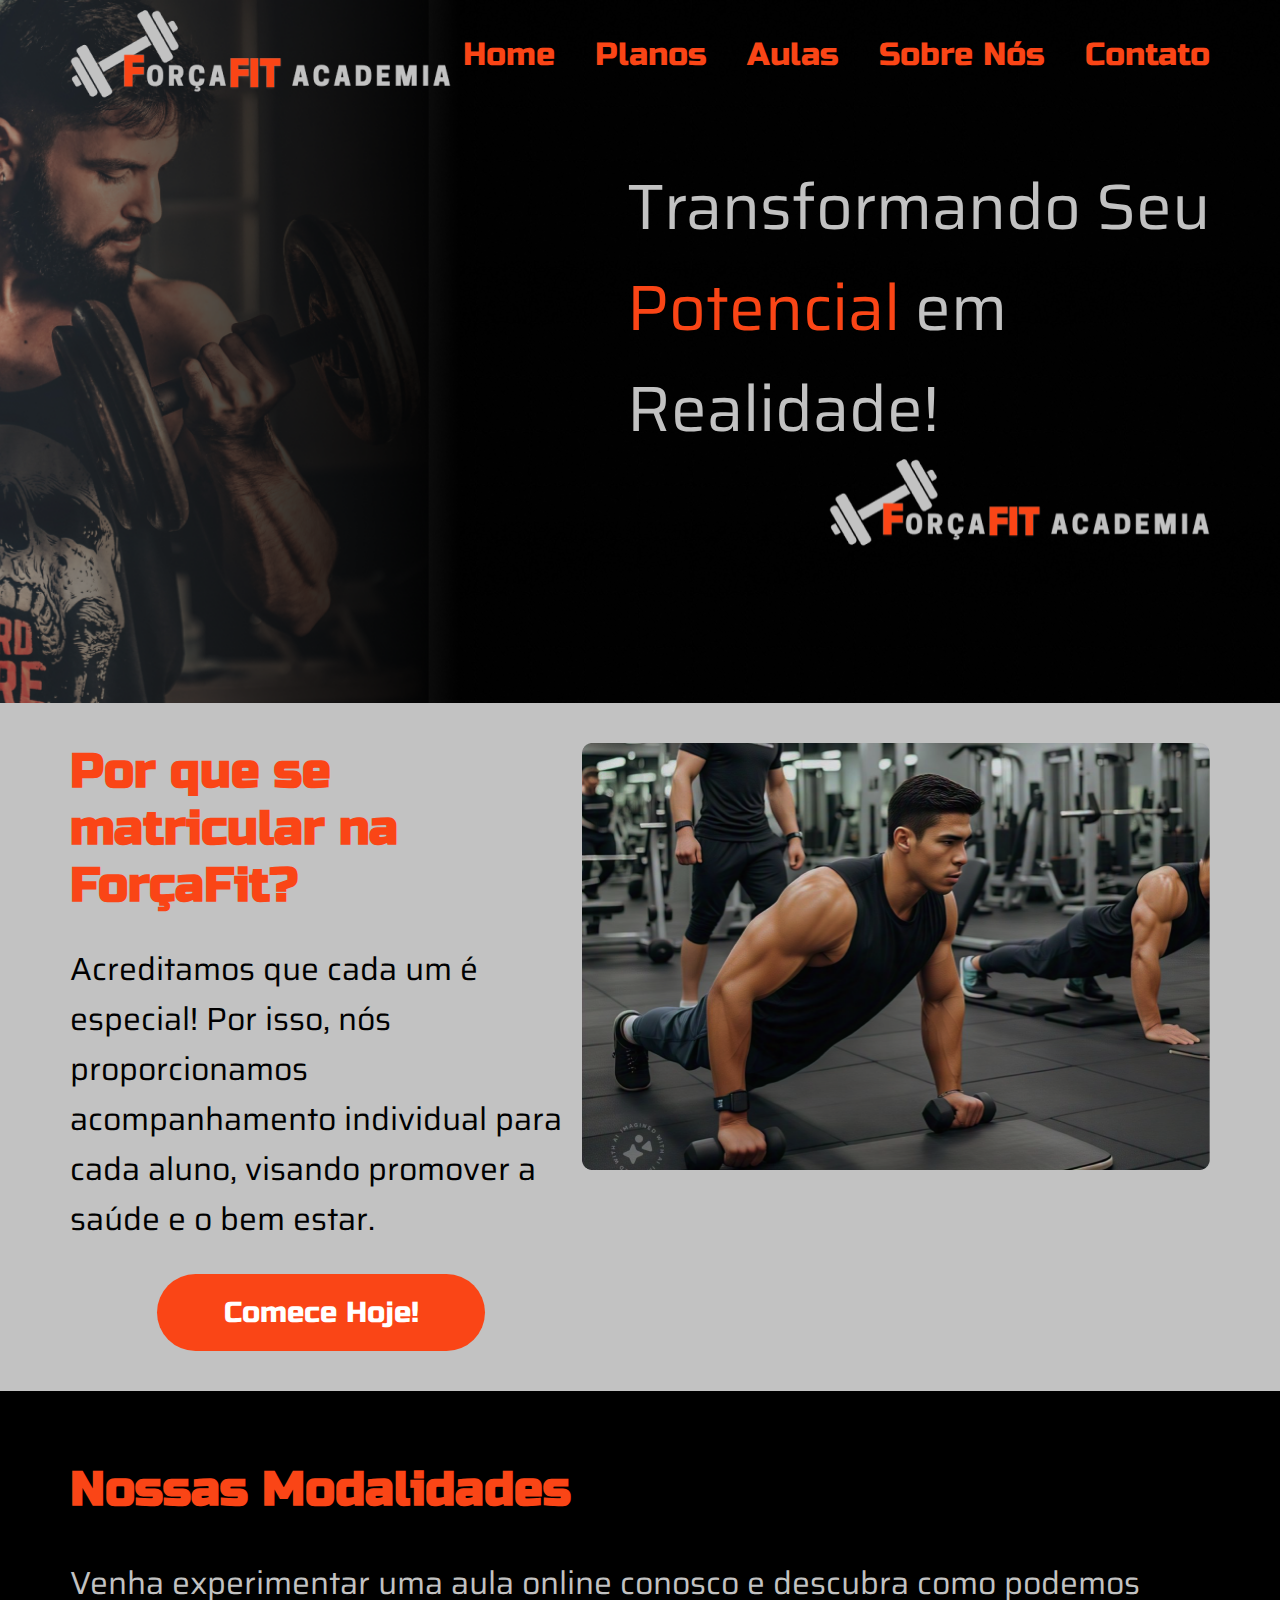
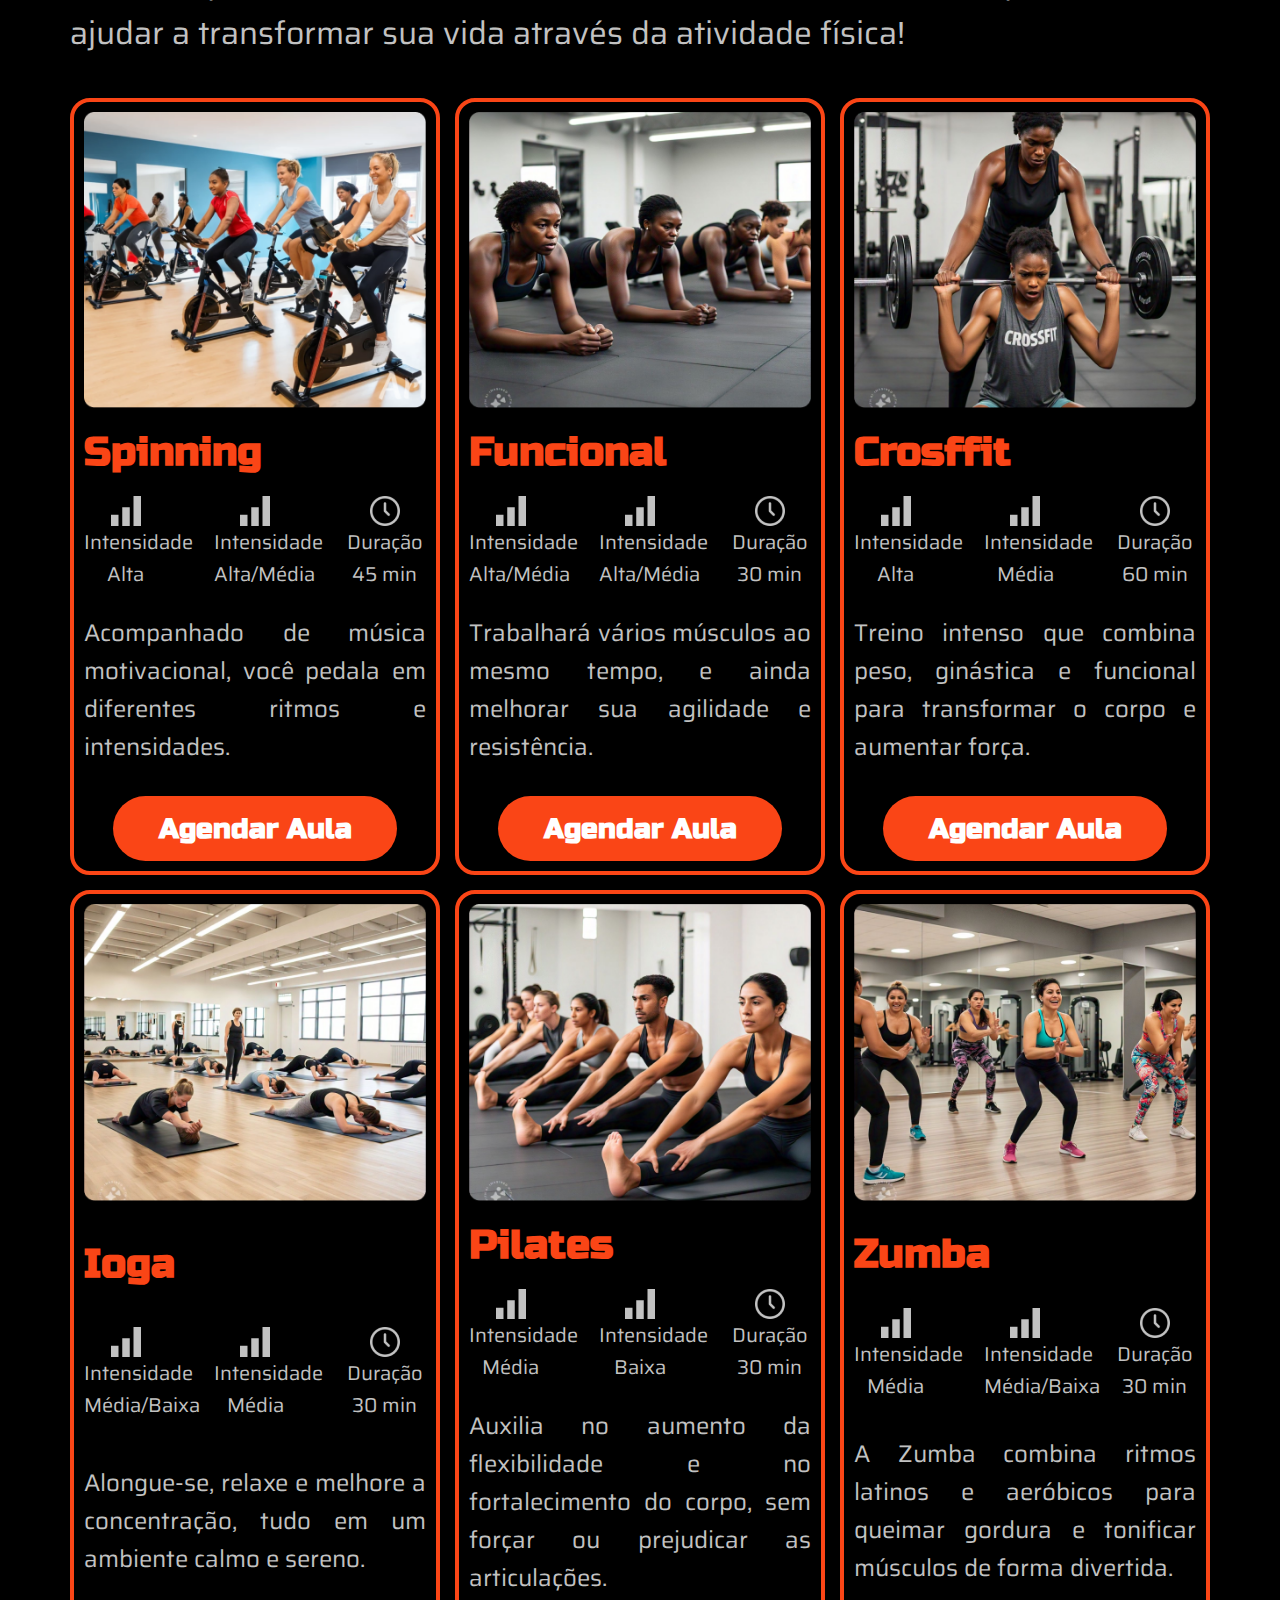
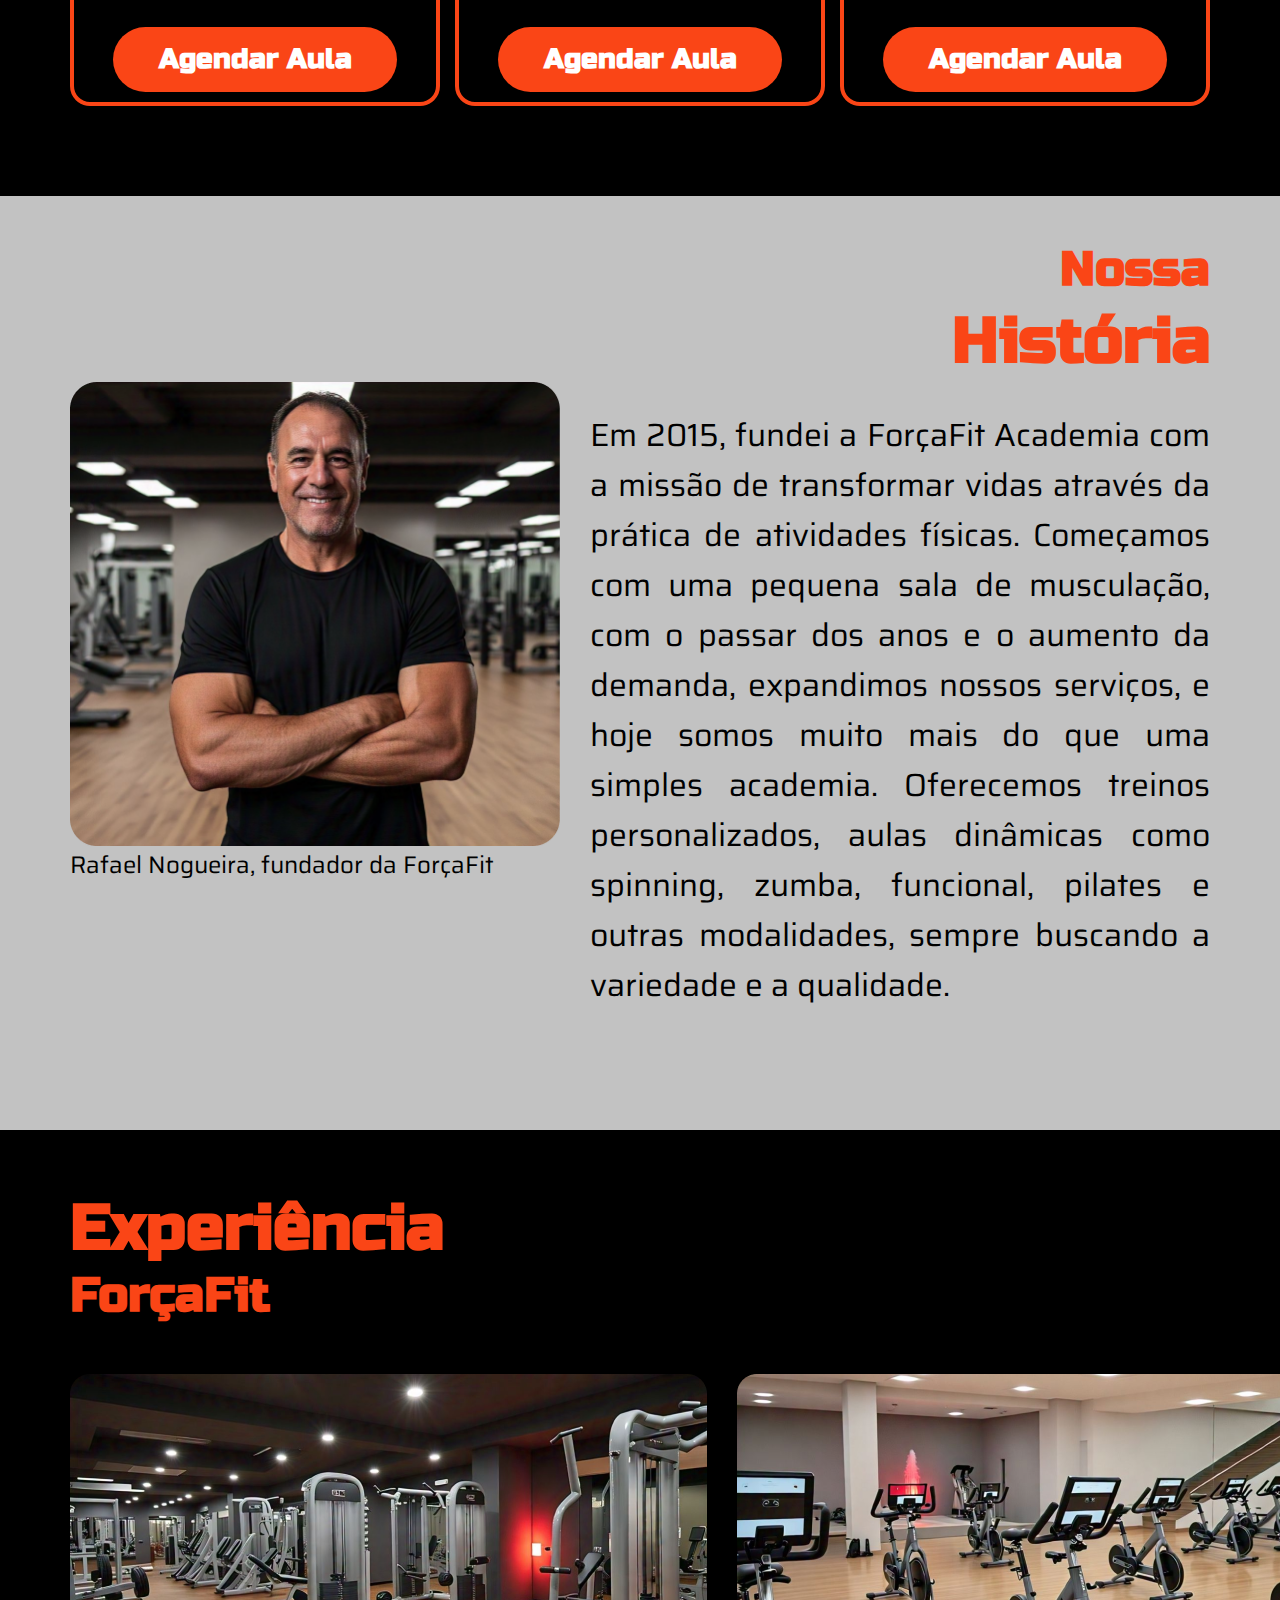
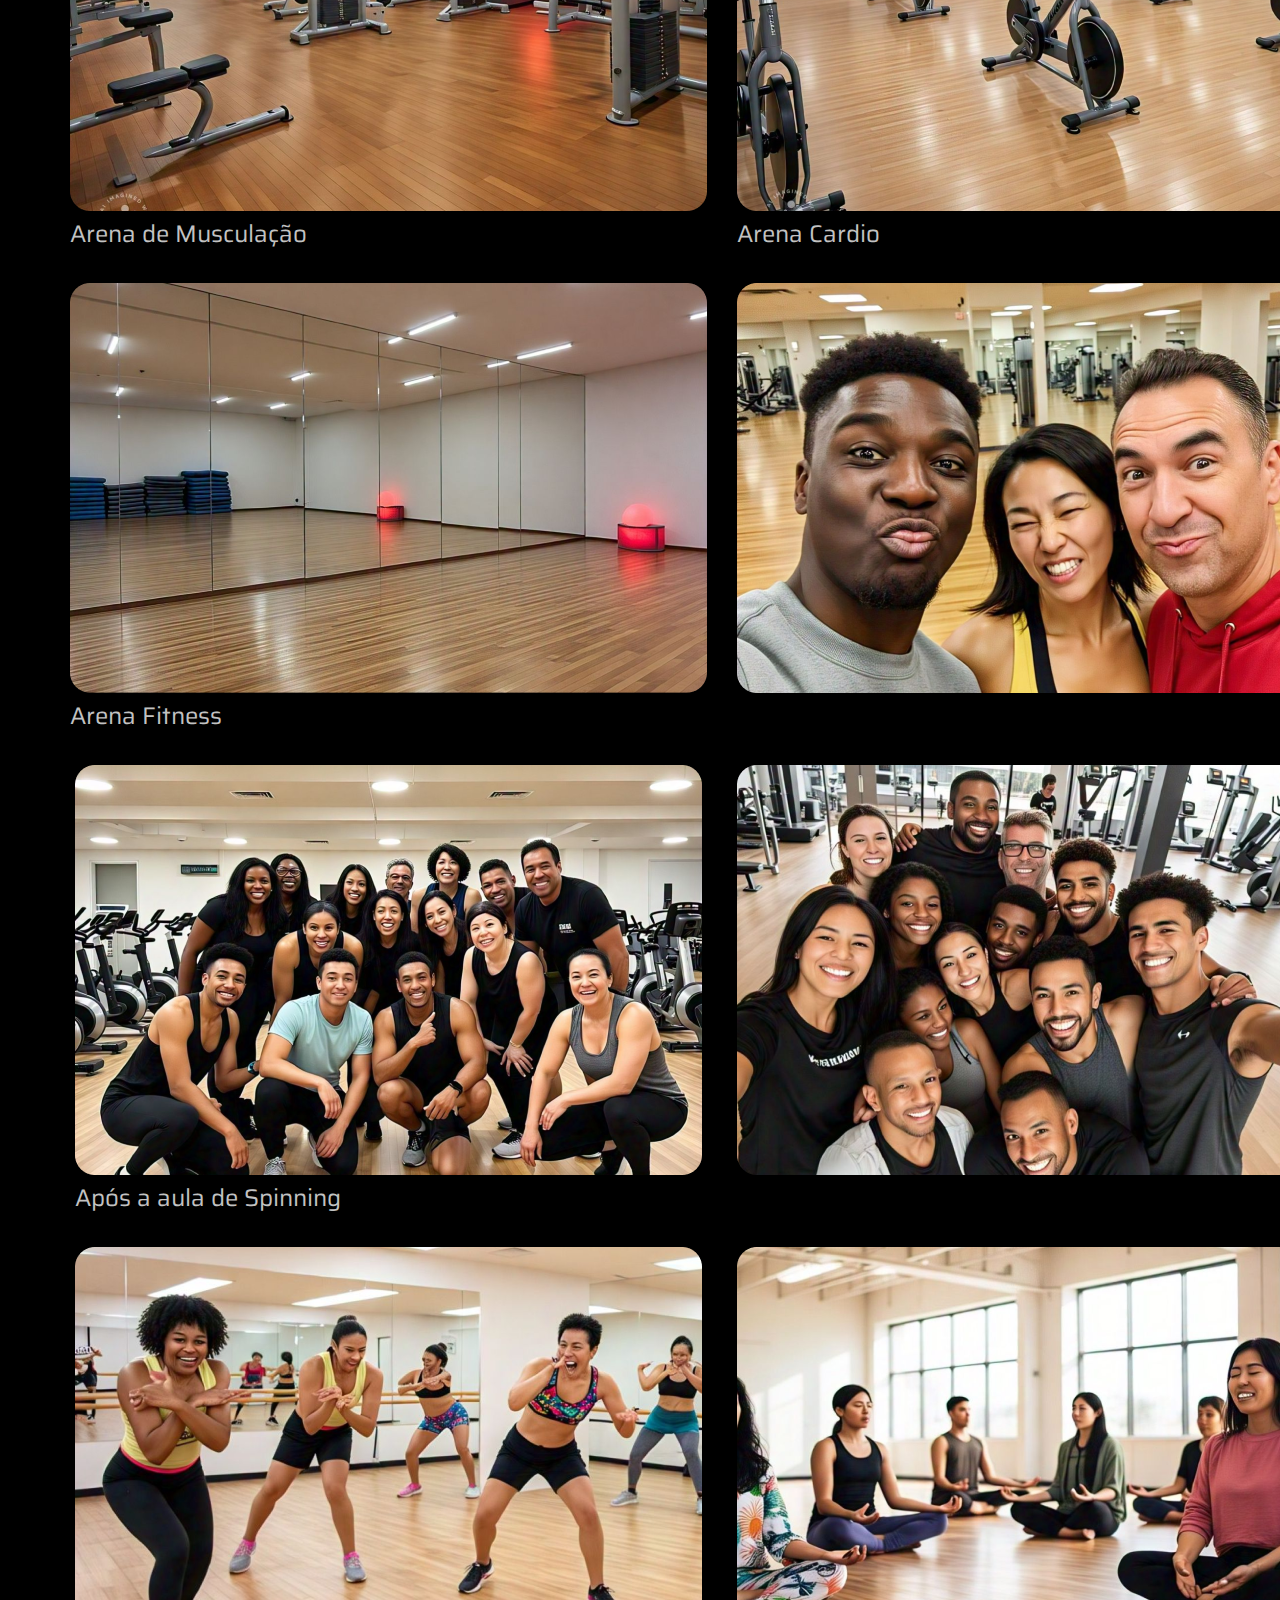
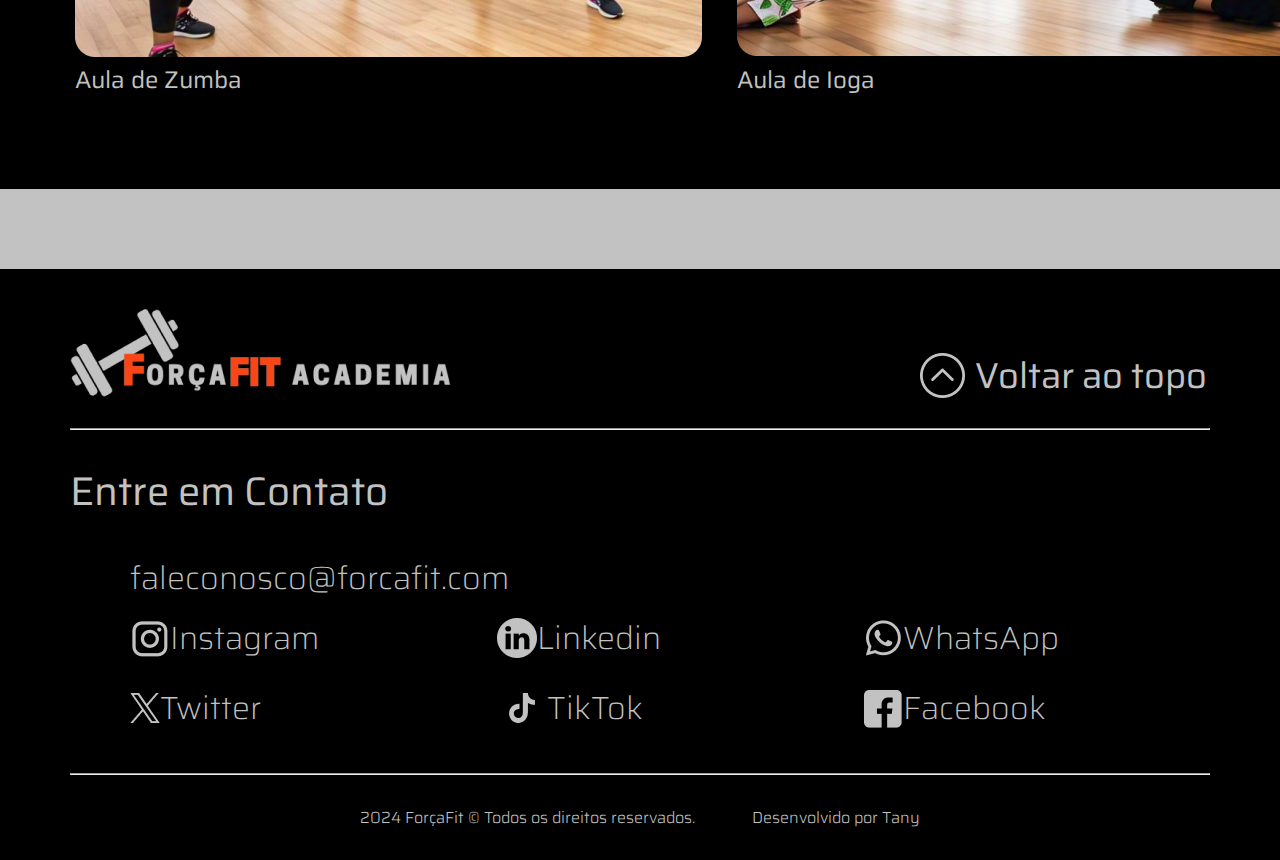
<file: index.html>
<!DOCTYPE html>
<html lang="en">
<head>
    <meta charset="UTF-8">
    <link href="estilo.css" rel="stylesheet">
    <title>ForçaFit - HOME</title>

        <link rel="preconnect" href="https://fonts.googleapis.com">
    <link rel="preconnect" href="https://fonts.gstatic.com" crossorigin>
    <link href="https://fonts.googleapis.com/css2?family=Russo+One&display=swap" rel="stylesheet">

        <link rel="preconnect" href="https://fonts.googleapis.com">
    <link rel="preconnect" href="https://fonts.gstatic.com" crossorigin>
    <link href="https://fonts.googleapis.com/css2?family=Russo+One&family=Saira:ital,wght@0,100..900;1,100..900&display=swap" rel="stylesheet">

</head>
<body>
    <header id="topo">
        <div id="container">

            <div class="banner">

                <div class="menu">

                    <img src="imagens/logotipo.png">

                    <menu class="lista">

                        <li><a href="#topo">Home</a></li>
                        <li><a href="planos.html">Planos</a></li>
                        <li><a href="#aulas">Aulas</a></li>
                        <li><a href="#sobre-nos">Sobre Nós</a></li>
                        <li><a href="#contato">Contato</a></li>

                    </menu>
                </div>

                    <div class="chamada">

                        <h2>Transformando Seu<br><span>Potencial</span> em<br> Realidade!</h2>

                        <img src="imagens/logotipo.png">
                    </div>
                

            </div>

        </div>
    </header>
    <section class="quadro1">
        <div id="container">

                <div class="texto-de-chamada">

                    <div class="texto1">

                        <h2>Por que se matricular na ForçaFit?</h2>

                        <h3>Acreditamos que cada um é especial! Por isso, nós proporcionamos  acompanhamento individual para cada aluno, visando promover a saúde e o bem estar.</h3>

                        <a href="planos.html" class="btn-vermelho">
                            <p>Comece Hoje!</p>
                        </a>

                    </div>

                    <img src="imagens/funcional-1img.png">

                </div>
        

        </div>
    </section>
    <section id="aulas" class="quadro2">
        <div id="container">
            

                <div class="texto2">

                    <h2>Nossas Modalidades</h2>

                    <h3>Venha experimentar uma aula online conosco e descubra como podemos ajudar a transformar sua vida através da atividade física!</h3>

                </div>

            <div class="modalidades">
                <div class="mod">

                    <img src="imagens/aula_de_spinning-mod.png">

                    <h2>Spinning</h2>

                        <div class="classificacoes">
                            
                            <div class="icon">
                                <img src="imagens/icons/intense.png">
                                <p>Intensidade Alta</p>
                            </div>

                            <div class="icon">
                                <img src="imagens/icons/intense.png">
                                <p>Intensidade Alta/Média</p>
                            </div>

                            <div class="icon">
                                <img src="imagens/icons/clock.png">
                                <p>Duração 45 min</p>
                            </div>

                        </div>

                    <h4>Acompanhado de música motivacional, você pedala em diferentes ritmos e intensidades.</h4>

                    <a href="planos.html #plano-black" class="btn-vermelho">
                        <h3>Agendar Aula</h3>
                    </a>

                </div>

                <div class="mod">

                    <img src="imagens/aula_de_funcional-mod.png">

                    <h2>Funcional</h2>

                        <div class="classificacoes">
                            
                            <div class="icon">
                                <img src="imagens/icons/intense.png">
                                <p>Intensidade Alta/Média</p>
                            </div>

                            <div class="icon">
                                <img src="imagens/icons/intense.png">
                                <p>Intensidade Alta/Média</p>
                            </div>

                            <div class="icon">
                                <img src="imagens/icons/clock.png">
                                <p>Duração 30 min</p>
                            </div>

                        </div>

                    <h4>Trabalhará vários músculos ao mesmo tempo, e ainda melhorar sua agilidade e resistência.</h4>

                    <a href="planos.html #plano-black" class="btn-vermelho">
                        <h3>Agendar Aula</h3>
                    </a>

                </div>

                <div class="mod">

                    <img src="imagens/aula_de_crossfit-mod.png">

                    <h2>Crosffit</h2>

                        <div class="classificacoes">
                            
                            <div class="icon">
                                <img src="imagens/icons/intense.png">
                                <p>Intensidade Alta</p>
                            </div>

                            <div class="icon">
                                <img src="imagens/icons/intense.png">
                                <p>Intensidade Média</p>
                            </div>

                            <div class="icon">
                                <img src="imagens/icons/clock.png">
                                <p>Duração 60 min</p>
                            </div>

                        </div>

                    <h4>Treino intenso que combina peso, ginástica e funcional para transformar o corpo e aumentar força.</h4>

                    <a href="planos.html #plano-black" class="btn-vermelho">
                        <h3>Agendar Aula</h3>
                    </a>

                </div>

                <div class="mod">

                    <img src="imagens/aula_de_ioga-mod.png">

                    <h2>Ioga</h2>

                        <div class="classificacoes">
                            
                            <div class="icon">
                                <img src="imagens/icons/intense.png">
                                <p>Intensidade Média/Baixa</p>
                            </div>

                            <div class="icon">
                                <img src="imagens/icons/intense.png">
                                <p>Intensidade Média</p>
                            </div>

                            <div class="icon">
                                <img src="imagens/icons/clock.png">
                                <p>Duração 30 min</p>
                            </div>

                        </div>

                    <h4>Alongue-se, relaxe e melhore a concentração, tudo em um ambiente calmo e sereno.</h4>

                    <a href="planos.html #plano-black" class="btn-vermelho">
                        <h3>Agendar Aula</h3>
                    </a>

                </div>

                <div class="mod">

                    <img src="imagens/aula_de_pilates-mod.png">

                    <h2>Pilates</h2>

                        <div class="classificacoes">
                            
                            <div class="icon">
                                <img src="imagens/icons/intense.png">
                                <p>Intensidade Média</p>
                            </div>

                            <div class="icon">
                                <img src="imagens/icons/intense.png">
                                <p>Intensidade Baixa</p>
                            </div>

                            <div class="icon">
                                <img src="imagens/icons/clock.png">
                                <p>Duração 30 min</p>
                            </div>

                        </div>

                    <h4>Auxilia no aumento da flexibilidade e no fortalecimento do corpo, sem forçar ou prejudicar as articulações.</h4>

                    <a href="planos.html #plano-black" class="btn-vermelho">
                        <h3>Agendar Aula</h3>
                    </a>

                </div>

                <div class="mod">

                    <img src="imagens/aula_de_zumba-mod.png">

                    <h2>Zumba</h2>

                        <div class="classificacoes">
                            
                            <div class="icon">
                                <img src="imagens/icons/intense.png">
                                <p>Intensidade Média</p>
                            </div>

                            <div class="icon">
                                <img src="imagens/icons/intense.png">
                                <p>Intensidade Média/Baixa</p>
                            </div>

                            <div class="icon">
                                <img src="imagens/icons/clock.png">
                                <p>Duração 30 min</p>
                            </div>

                        </div>

                    <h4>A Zumba combina ritmos latinos e aeróbicos para queimar gordura e tonificar músculos de forma divertida.</h4>

                    <a href="planos.html #plano-black" class="btn-vermelho">
                        <h3>Agendar Aula</h3>
                    </a>

                </div>

            </div>
        </div>
    </section>
    <section id="sobre-nos" class="quadro3">
        <div id="container">

            <div class="historia">
                <div class="texto3">

                    <h2>Nossa <span><br>História</span></h2>

                    <h3>Em 2015, fundei a ForçaFit Academia com a missão de transformar vidas através da prática de atividades físicas. 
                    Começamos com uma pequena sala de musculação, com o passar dos anos e o aumento da demanda, expandimos nossos serviços, e hoje somos muito mais do que uma simples academia.
                    Oferecemos treinos personalizados, aulas dinâmicas como spinning, zumba, funcional, pilates e outras modalidades, sempre buscando a variedade e a qualidade.</h3>

                </div>

                <div class="rafael">
                <img src="imagens/rafael.png">
                <p>Rafael Nogueira, fundador da ForçaFit</p>
                </div>

            </div>

        </div>
    </section>
    <section class="quadro4">
        <div id="container">

            <h2><span>Experiência</span><br> ForçaFit</h2>
            
            <div class="galeria">

                <div id="legendados">
                    <img src="imagens/sala_de_musculacao-galeria.png">
                    <p>Arena de Musculação</p>
                </div>

                <div id="legendados">
                    <img src="imagens/sala_de_cardio-galeria.png">
                    <p>Arena Cardio</p>
                </div>
                
                <div id="legendados">
                    <img src="imagens/sala_de_danca-galeria.png">
                    <p>Arena Fitness</p>
                </div>
                
                    <img src="imagens/selfie01-galeria.png">

                <div id="legendados">
                    <img src="imagens/foto_dos_alunos-galeria.png">
                    <p>Após a aula de Spinning</p>
                </div>
                    
                <img src="imagens/selfie02-galeria.png">

                <div id="legendados">
                    <img src="imagens/aula_de_zumba-galeria.png">
                    <p>Aula de Zumba</p>
                </div>

                <div id="legendados">
                    <img src="imagens/aula_de_ioga-galeria.png">
                    <p>Aula de Ioga</p>
                </div>

            </div>

        </div>
    </section>

    <footer id="contato">
        <div id="container">

            <div class="parte1">

                <img src="imagens/logotipo.png">

                <a href="#topo" class="btn-preto">
                    <img src="imagens/icons/setapracima.png" class="a">
                    <p>Voltar ao topo</p>
                </a>

            </div>

            <hr>

            <div class="parte2">

                <h3>Entre em Contato</h3>

                <div class="todos-os-contatos">

                    <p>faleconosco@forcafit.com</p>

                    <div class="redes-sociais">
                        
                        <a href="#" class="contatos">
                            <img src="imagens/icons/insta.png">
                            <p>Instagram</p>
                        </a>

                        <a href="#" class="contatos">
                            <img src="imagens/icons/linkedin.png">
                            <p>Linkedin</p>
                        </a>

                        <a href="#" class="contatos">
                            <img src="imagens/icons/zap.png">
                            <p>WhatsApp</p>
                        </a>

                        <a href="#" class="contatos">
                            <img src="imagens/icons/twitter.png">
                            <p>Twitter</p>
                        </a>

                        <a href="#" class="contatos">
                            <img src="imagens/icons/tiktok.png">
                            <p>TikTok</p>
                        </a>

                        <a href="#" class="contatos">
                            <img src="imagens/icons/facebook.png">
                            <p>Facebook</p>
                        </a>

                    </div>

                </div>


            </div>

            <hr>

            <div class="parte3">
                <p>2024 ForçaFit &copy; Todos os direitos reservados.</p>
                <p>Desenvolvido por Tany</p>
            </div>

        </div>
    </footer>
    
</body>
</html>
</file>
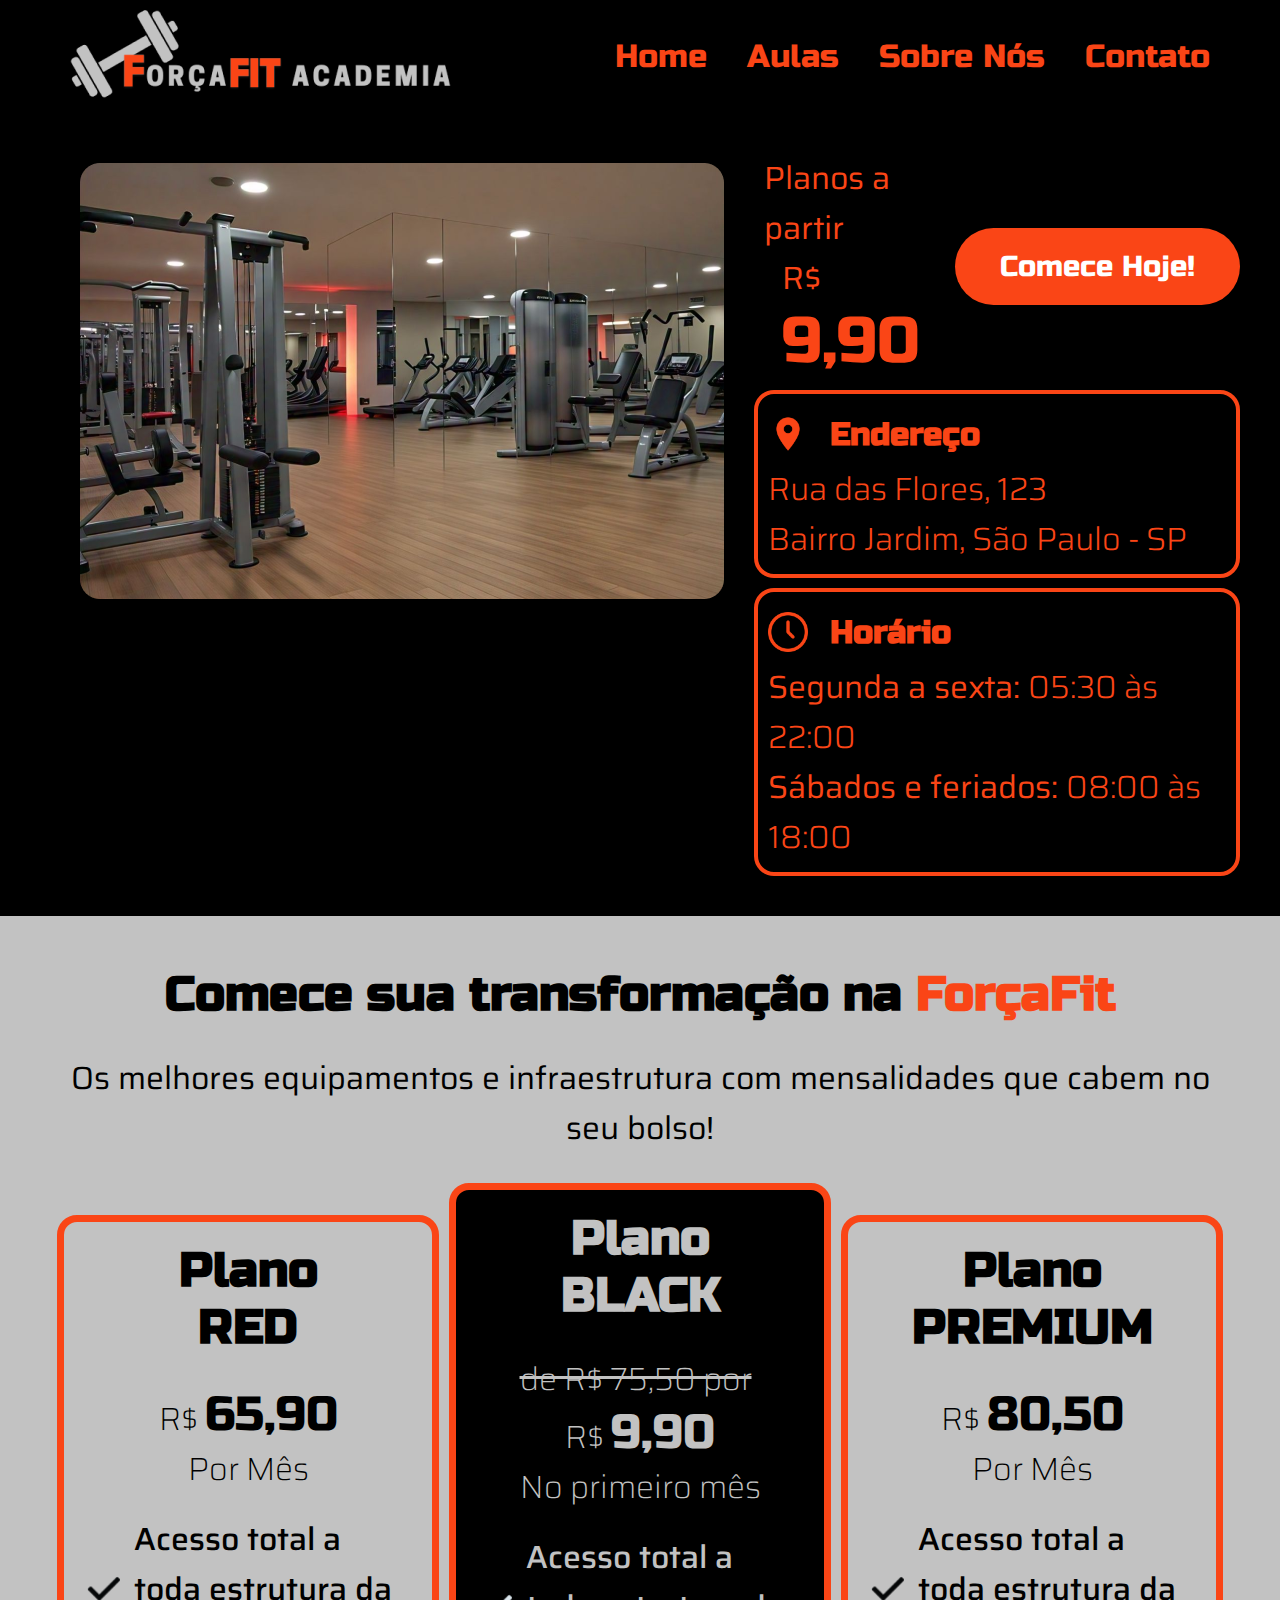
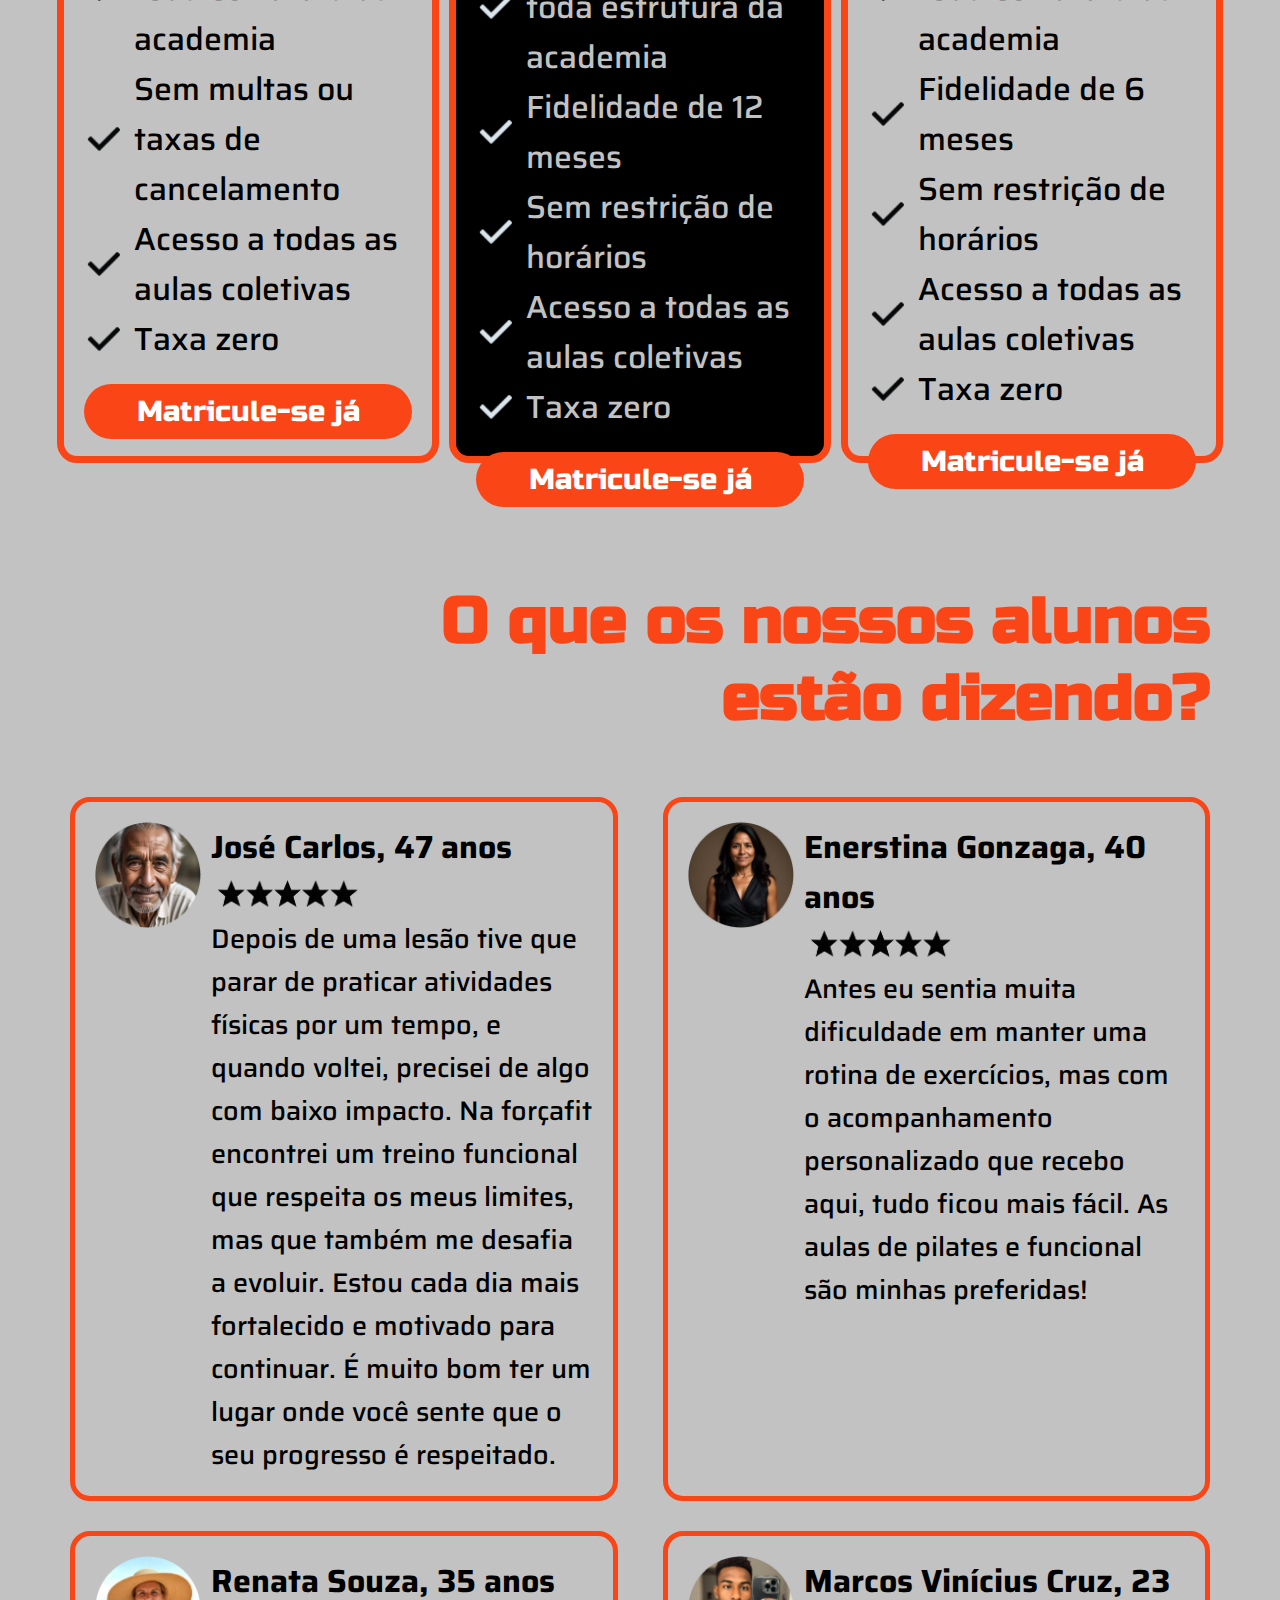
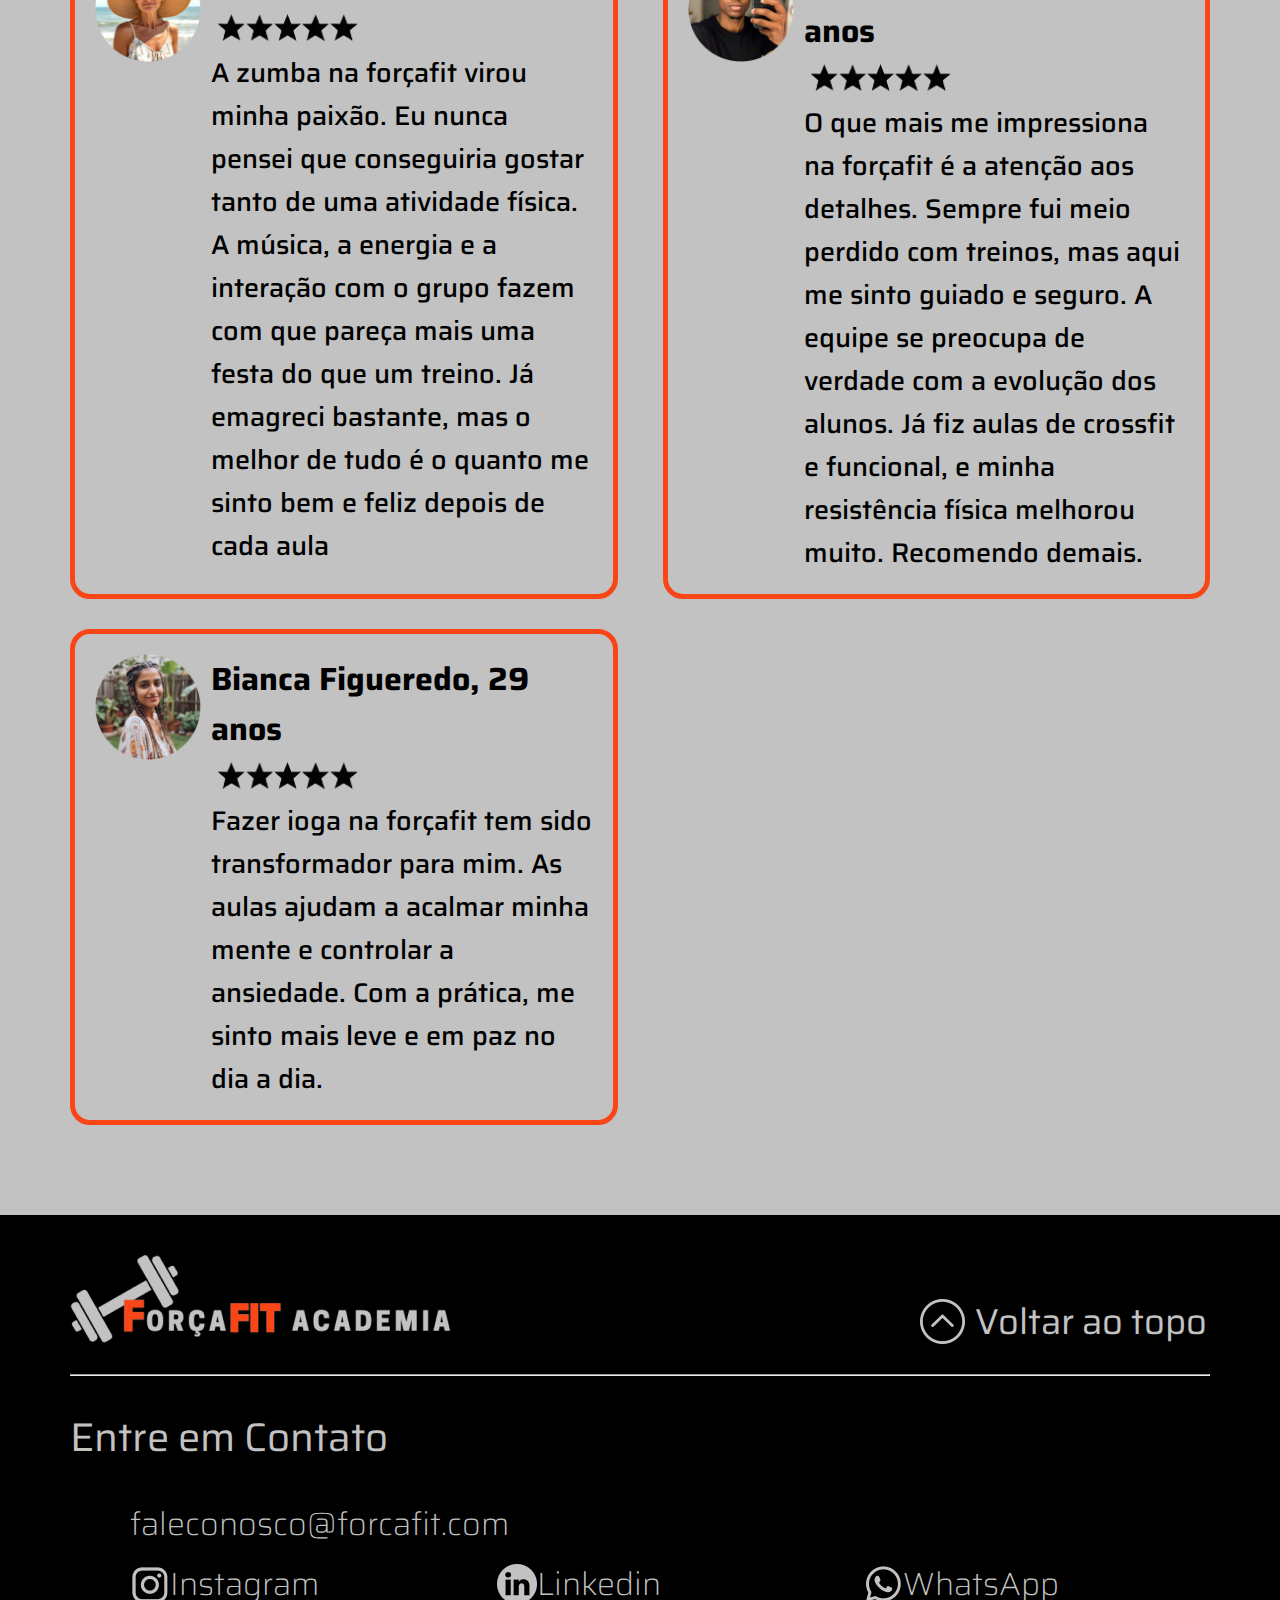
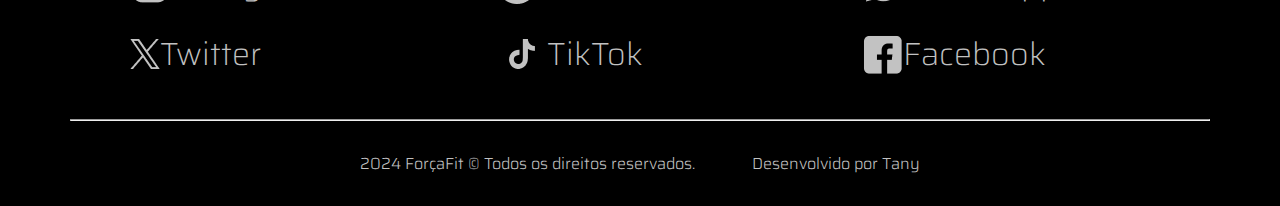
<file: planos.html>
<!DOCTYPE html>
<html lang="en">
<head>
    <meta charset="UTF-8">
    <title>Planos da ForçaFit</title>
    <link href="estilo.css" rel="stylesheet">

    <link rel="preconnect" href="https://fonts.googleapis.com">
<link rel="preconnect" href="https://fonts.gstatic.com" crossorigin>
<link href="https://fonts.googleapis.com/css2?family=Russo+One&display=swap" rel="stylesheet">

    <link rel="preconnect" href="https://fonts.googleapis.com">
<link rel="preconnect" href="https://fonts.gstatic.com" crossorigin>
<link href="https://fonts.googleapis.com/css2?family=Russo+One&family=Saira:ital,wght@0,100..900;1,100..900&display=swap" rel="stylesheet">

</head>
<body>

    <header id="topo2" class="pag-de-planos">
        <div id="container">

            <div class="menu">

            <a href="index.html">
                <img src="imagens/logotipo.png">
            </a>
            
            <menu class="lista">

                <li><a href="index.html">Home</a></li>
                <li><a href="index.html #aulas">Aulas</a></li>
                <li><a href="index.html #sobre-nos">Sobre Nós</a></li>
                <li><a href="#contato">Contato</a></li>

            </menu>

        </div>
    </header>
    <section class="quadro5">
        <div id="container">

            <div class="informacoes">

                <img src="imagens/academia-localizacao.png">

                <div class="divisao">
                    <div class="texto5">

                        <div class="promocao">
                            <h3>Planos a partir <p>R$ <span>9,90</span></p></h3>

                        </div>

                        <a href="#plano-black" class="btn-vermelho">Comece Hoje!</a>

                    </div>

                    <div class="endereco">

                        <div id="localizacao">
                            <img src="imagens/icons/location.png">
                            <h3>Endereço</h3>
                        </div>

                        <p>Rua das Flores, 123</p>
                        <p>Bairro Jardim, São Paulo - SP</p>

                    </div>

                    <div class="horario">

                        <div id="horario">
                            <img src="imagens/icons/clock-red.png">
                            <h3>Horário</h3>
                        </div>

                        <p><strong>Segunda a sexta: </strong>05:30 às 22:00</p>
                        <p><strong>Sábados e feriados: </strong>08:00 às 18:00</p>

                    </div>

                </div>

            </div>

        </div>
    </section>

    <section class="quadro6">
        <div id="container">

                <h2>Comece sua transformação na <span>ForçaFit</span></h2>

                <h3>Os melhores equipamentos e infraestrutura com mensalidades que cabem no seu bolso!</h3>

            <div class="planos">

                <div class="plano-red">
                    <h2>Plano <p>RED</p></h2>

                    <div class="preco">
                        <p>R$ <span>65,90</span></p>
                        <p>Por Mês</p>
                    </div>

                    <div class="beneficios">
                        <div class="vantagens">
                            <img src="imagens/icons/check.png">
                            <p>Acesso total a toda estrutura da academia</p>
                        </div>

                        <div class="vantagens">
                            <img src="imagens/icons/check.png">
                            <p>Sem multas ou taxas de cancelamento</p>
                        </div>

                        <div class="vantagens">
                            <img src="imagens/icons/check.png">
                            <p>Acesso a todas as aulas coletivas</p>
                        </div>

                        <div class="vantagens">
                            <img src="imagens/icons/check.png">
                            <p>Taxa zero</p>
                        </div>
                    </div>

                    <a class="btn-vermelho">
                        Matricule-se já
                    </a>

                </div>

                <div id="plano-black" class="plano-black">
                    <h2>Plano <p>BLACK</p></h2>

                    <div class="preco-black">
                        <s>de R$ 75,50 por</s>
                        <p>R$ <span>9,90</span></p>
                        <p>No primeiro mês</p>
                    </div>

                    <div class="beneficios">
                        <div class="vantagens">
                            <img src="imagens/icons/check-preto.png">
                            <p>Acesso total a toda estrutura da academia</p>
                        </div>

                        <div class="vantagens">
                            <img src="imagens/icons/check-preto.png">
                            <p>Fidelidade de 12 meses</p>
                        </div>

                        <div class="vantagens">
                            <img src="imagens/icons/check-preto.png">
                            <p>Sem restrição de horários</p>
                        </div>

                        <div class="vantagens">
                            <img src="imagens/icons/check-preto.png">
                            <p>Acesso a todas as aulas coletivas</p>
                        </div>

                        <div class="vantagens">
                            <img src="imagens/icons/check-preto.png">
                            <p>Taxa zero</p>
                        </div>
                    </div>

                    <a class="btn-vermelho">
                        Matricule-se já
                    </a>

                </div>

                <div class="plano-premium">
                    <h2>Plano <p>PREMIUM</p></h2>

                    <div class="preco">
                        <p>R$ <span>80,50</span></p>
                        <p>Por Mês</p>
                    </div>

                    <div class="beneficios">
                        <div class="vantagens">
                            <img src="imagens/icons/check.png">
                            <p>Acesso total a toda estrutura da academia</p>
                        </div>

                        <div class="vantagens">
                            <img src="imagens/icons/check.png">
                            <p>Fidelidade de 6 meses</p>
                        </div>

                        <div class="vantagens">
                            <img src="imagens/icons/check.png">
                            <p>Sem restrição de horários</p>
                        </div>

                        <div class="vantagens">
                            <img src="imagens/icons/check.png">
                            <p>Acesso a todas as aulas coletivas</p>
                        </div>

                        <div class="vantagens">
                            <img src="imagens/icons/check.png">
                            <p>Taxa zero</p>
                        </div>
                    </div>

                    <a class="btn-vermelho">
                        Matricule-se já
                    </a>
                </div>

            </div>

        </div>
    </section>

    <section class="quadro7">
        <div id="container">

            <h2>O que os nossos alunos <p>estão dizendo?</p></h2>

            <div class="depoimentos">

                <div class="depoimento">
                    <img src="imagens/perfis/jose.png">

                    <div class="relato">

                        <h3>José Carlos, 47 anos</h3>

                        <img class="estrelas" src="imagens/fivestars.png">

                        <p>Depois de uma lesão tive que parar de praticar atividades físicas por um tempo, e quando voltei, precisei de algo com baixo impacto. Na forçafit encontrei um treino funcional que respeita os meus limites, mas que também me desafia a evoluir. Estou cada dia mais fortalecido e motivado para continuar. É muito bom ter um lugar onde você sente que o seu progresso é respeitado.</p>

                    </div>
                </div>

                <div class="depoimento">
                    <img src="imagens/perfis/enerstina.png">

                    <div class="relato">

                        <h3>Enerstina Gonzaga, 40 anos</h3>

                        <img class="estrelas" src="imagens/fivestars.png">

                        <p>Antes eu sentia muita dificuldade em manter uma rotina de exercícios, mas com o acompanhamento personalizado que recebo aqui, tudo ficou mais fácil. As aulas de pilates e funcional são minhas preferidas!</p>

                    </div>
                </div>

                <div class="depoimento">
                    <img src="imagens/perfis/renata.png">

                    <div class="relato">

                        <h3>Renata Souza, 35 anos</h3>

                        <img class="estrelas" src="imagens/fivestars.png">

                        <p>A zumba na forçafit virou minha paixão.  Eu nunca pensei que  conseguiria gostar tanto de uma atividade física. A música, a energia e a interação com o grupo fazem com que pareça mais uma festa do que um treino. Já emagreci bastante, mas o melhor de tudo é o quanto me sinto bem e feliz depois de cada aula</p>

                    </div>
                </div>

                <div class="depoimento">
                    <img src="imagens/perfis/marcos.png">

                    <div class="relato">

                        <h3>Marcos Vinícius Cruz, 23 anos</h3>

                        <img class="estrelas" src="imagens/fivestars.png">

                        <p>O que mais me impressiona na forçafit é a atenção aos detalhes. Sempre fui meio perdido com treinos, mas aqui me sinto guiado e seguro. A equipe se preocupa de verdade com a evolução dos alunos. Já fiz aulas de crossfit e funcional, e minha resistência física melhorou muito. Recomendo demais.</p>

                    </div>
                </div>

                <div class="depoimento">
                    <img src="imagens/perfis/bianca.png">

                    <div class="relato">

                        <h3>Bianca Figueredo, 29 anos</h3>

                        <img class="estrelas" src="imagens/fivestars.png">

                        <p>Fazer ioga na forçafit tem sido transformador para mim. As aulas ajudam a acalmar minha mente e controlar a ansiedade. Com a prática, me sinto mais leve e em paz no dia a dia.</p>

                    </div>
                </div>

            </div>

        </div>
    </section>


    <footer id="contato">
        <div id="container">

            <div class="parte1">

                <img src="imagens/logotipo.png">

                <a href="#topo2" class="btn-preto">
                    <img src="imagens/icons/setapracima.png" class="a">
                    <p>Voltar ao topo</p>
                </a>

            </div>

            <hr>

            <div class="parte2">

                <h3>Entre em Contato</h3>

                <div class="todos-os-contatos">

                    <p>faleconosco@forcafit.com</p>

                    <div class="redes-sociais">
                        
                        <a href="#" class="contatos">
                            <img src="imagens/icons/insta.png">
                            <p>Instagram</p>
                        </a>

                        <a href="#" class="contatos">
                            <img src="imagens/icons/linkedin.png">
                            <p>Linkedin</p>
                        </a>

                        <a href="#" class="contatos">
                            <img src="imagens/icons/zap.png">
                            <p>WhatsApp</p>
                        </a>

                        <a href="#" class="contatos">
                            <img src="imagens/icons/twitter.png">
                            <p>Twitter</p>
                        </a>

                        <a href="#" class="contatos">
                            <img src="imagens/icons/tiktok.png">
                            <p>TikTok</p>
                        </a>

                        <a href="#" class="contatos">
                            <img src="imagens/icons/facebook.png">
                            <p>Facebook</p>
                        </a>

                    </div>

                </div>


            </div>

            <hr>

            <div class="parte3">
                <p>2024 ForçaFit &copy; Todos os direitos reservados.</p>
                <p>Desenvolvido por Tany</p>
            </div>

        </div>
    </footer>

</body>
</html>
</file>
<file: estilo.css>
*{
    margin:0;
    padding: 0;
    box-sizing: border-box;
}

/**Geral**/
body{
    background-color: #c2c2c2;
}

#container{
    margin: 0 70px;
    padding: 10px 0;
}

.btn-vermelho{
    width: 328px;
    height: 77px;
    color:#ffffff;
    font-family: "Russo One", sans-serif;
    font-size: 29px;
    background-color: #fa4516;
    text-decoration: none;
    text-align: center;
    border-radius: 73px;
    display: flex;
    align-items: center;
    justify-content: center;
    padding: 10px;
}

.btn-preto{
    width: 290px;
    height: 45px;
    display: flex;
    flex-direction: row;
    font-family: "Saira", sans-serif;
    font-size: 36px;
    color: #c2c2c2;
    font-weight: 400;
    align-items: center;
    text-decoration: none;
    gap: 10px;
}

.btn-vermelho:hover{
    transform: scale(1.1);
}

.a{
    width: 45px;
    height: 45px;
}

/** Cabeçalho **/
#topo{
    background-color: aliceblue;
    background-image: url(imagens/banner.png);
    width:100%;
    height: 703px;
    background-repeat: no-repeat;
    background-size: cover;
    background-position: bottom;
}

.menu{
    display: flex;
    justify-content: space-between;
    justify-items: center;
    align-items: center;
}

.lista{
    display: flex;
    flex-direction: row;
    gap: 40px;
    list-style: none;
}

.lista a{
    font-family: "Russo One", sans-serif;
    list-style: none;
    color: #fa4516;
    text-decoration: none;
    font-size: 32px;
}

.lista li:hover{
    transform: scale(1.1);
}

.banner .chamada{
    flex-direction: column;
    display: flex;
    align-items: flex-end;
    justify-content: center;
    margin-top: 5%;
}

.chamada img{
    width: 381px;
    height: 88px;
    display: flex;
    justify-content: flex-start;
}

.chamada h2{
    color: #c2c2c2;
    font-family: "Saira", sans-serif;
    font-size: 64px;
    text-align: left;
    font-weight: 400;
}

.chamada span{
    color: #fa4516;
}

/**Quadro 1**/
.quadro1{
    height: auto;
    width: 100%;
}

.texto-de-chamada{
    height: auto;
    width: 100%;
    display: flex;
    margin: 30px 0;
    flex-direction: row;
    justify-content: space-between;
    align-content: center;
}

.texto-de-chamada img{
    height: 427px;
    width: 628px;
}

.texto1{
    height: auto;
    width: 100%;
    margin-right: 10px;
    display: flex;
    flex-direction: column;
    gap: 30px;
}

.texto1 .btn-vermelho{
    margin: 0 auto;
}

.texto1 h2{
    font-family: "Russo One", sans-serif;
    font-size: 48px;
    color: #fa4516;
}

.texto1 h3{
    font-size: 32px;
    font-weight: 400;
    font-family: "Saira", sans-serif;
}

/**Quadro 2**/
.quadro2{
    background-color: black;
    color:#c2c2c2;
    padding: 20px 0 80px 0;
}

.texto2{
    padding: 20px 0;
}

.texto2 h2{
    color: #fa4516;
    font-family: "Russo One", sans-serif;
    font-size: 48px;
    padding: 20px 0;
}

.texto2 h3{
    font-family: "Saira", sans-serif;
    font-weight: 400;
    font-size: 32px;
    padding: 20px 0;
}

.modalidades{
    display: grid;
    grid-template-columns: repeat(3, 1fr);
    gap: 15px;
}

.mod{
    width: 100%;
    height: auto;
    border: 4px solid #FA4516;
    border-radius: 20px;
    display: flex;
    flex-direction: column;
    display: flex;
    justify-content: center;
    padding: 10px;
    justify-content: space-between;
}

.mod img{
    width: 100%;
    height: auto;
    display: flex;
}

.mod h2{
    font-family: "Russo One", sans-serif;
    font-size: 40px;
    color: #fa4516;
    padding: 20px 0;
}

.mod h4{
    font-size: 24px;
    font-family: "Saira", sans-serif;
    font-weight: 400;
    text-align: justify;
    padding: 30px 0;
}

.mod .btn-vermelho{
    width: 284px;
    height: 65px;
    font-size: 24px;
    display: flex;
    margin: 0 auto;
}

.classificacoes{
    width: 100%;
    height: 88px;
    display: flex;
    flex-direction: row;
    justify-content: space-between;
}

.icon img{
    width: 30px;
    height: 30px;
    margin: 0 auto;
}

.icon p{
    font-family: "Saira", sans-serif;
    font-size: 20px;
    text-align: center;
    width: 83px;
    height: 44px;
}

/**Quadro 3**/
.quadro3{
    color:#c2c2c2;
    padding: 20px 0 80px 0;
    width: 100%;
    height: auto;
}

.historia{
    display: flex;
    flex-direction: row-reverse;
    align-items: center;
}

.texto3{
    display: flex;
    flex-direction: column;
    text-align: right;
}

.texto3 h2{
    color: #fa4516;
    font-size: 48px;
    font-family: "Russo One", sans-serif;
}

.texto3 span{
    font-size: 64px;
}

.texto3 h3{
    font-size: 32px;
    color: black;
    font-family: "Saira", sans-serif;
    font-weight: 400;
    text-align: justify;
    padding: 30px 0 30px 30px;
}

.rafael{
    display: flex;
    flex-direction: column;
    align-items: flex-start;
}

.historia img{
    max-width: 490px;
    max-height: 465px;
}

.historia p{
    font-size: 24px;
    color: black;
    font-family: "Saira", sans-serif;
    font-weight: 400;
}

/**Quadro 4**/
.quadro4{
    background-color: black;
    color: #c2c2c2;
    padding: 20px 0 80px 0;
    width: 100%;
    height: auto;
}

.quadro4 h2{
    color: #fa4516;
    font-size: 48px;
    font-family: "Russo One", sans-serif;
    padding: 30px 0 50px 0;
}

.quadro4 span{
    font-size: 64px;
}

.galeria{
    display: grid;
    grid-template-columns: repeat(2, 1fr);
    gap: 30px;
    justify-items: center;
}

.quadro4 p{
    color: #c2c2c2;
    font-size: 24px;
    font-family: "Saira", sans-serif;
    font-weight: 400;
}

/**rodape**/
footer{
    background-color: black;
    color: #c2c2c2;
    padding: 30px 0 20px 0;
    font-family: "Saira", sans-serif;
    margin: 80px 0 0 0;
}

.parte1{
    display: flex;
    flex-direction: row;
    justify-content: space-between;
    align-items: flex-end;
}

hr{
    margin: 30px 0;
    width: 100%;
}

.parte2 h3{
    font-weight: 400;
    font-size: 40px;
}

.parte2 p{
    font-weight: 200;
    font-size: 32px;
}

.contatos{
    display: flex;
    flex-direction: row;
}

.redes-sociais{
    margin: 10px 0 0 0;
    display: grid;
    grid-template-columns: repeat(3, 1fr);
    gap:20px;
    flex-wrap: wrap;
}

.redes-sociais a{
    color:#c2c2c2;
    text-decoration: none;
    display: flex;
    align-items: center;
}

.todos-os-contatos{
    margin: 30px 0 40px 60px;
}

.parte3{
    display: flex;
    flex-direction: row;
    gap:5%;
    justify-content: center;
    font-weight: 300;
}


/** SEGUNDA PÁGINA **/

/**cabeçalho**/

.pag-de-planos{
    background-color: black;
}

/**Quadro 5**/
.quadro5{
    background-color: black;
    padding: 10px;
}

.quadro5 .informacoes{
    display: flex;
    flex-direction: row;
    gap: 10px;
    margin: 20px 0;
}

.informacoes img{
    width: 644px;
    height: 436px;
    margin: 10px 20px 10px 0;
}

.quadro5 .divisao{
    display: flex;
    flex-direction: column;
    align-content: center;
    gap: 10px;
    width: 100%;
}

.quadro5 .texto5{
    display: flex;
    flex-direction: row;
    justify-content: space-between;
    align-items: center;
}

.promocao h3{
    color: #fa4516;
    margin: 0 10px;
    font-family: "Saira", sans-serif;
    font-weight: 400;
    font-size: 32px;
}

.promocao span{
    font-family: "Russo One", sans-serif;
    font-size: 64px;
}

.promocao p{
    margin-left: 10%;
    text-align: left;
}

.endereco{
    border: 4px solid #fa4516;
    border-radius: 20px;
    padding: 10px;
    width: 100%;
    height: auto;
}

.horario{
    border: 4px solid #fa4516;
    border-radius: 20px;
    padding: 10px;
    width: 100%;
    height: auto;
}

#localizacao{
    display: flex;
    flex-direction: row;
    align-items: center;
    gap: 2px;
}

#localizacao > img{
    width: 40px;
    height: 40px;
}

#horario{
    display: flex;
    flex-direction: row;
    align-items: center;
    align-content: center;
    gap: 2px;
}

#horario > img{
    width: 40px;
    height: 40px;
}

.endereco h3{
    font-family: "Russo One", sans-serif;
    color: #fa4516;
    font-size: 32px;
}

.endereco p{
    color: #fa4516;
    font-family: "Saira", sans-serif;
    font-weight: 300;
    font-size: 32px;
}

.horario h3{
    font-family: "Russo One", sans-serif;
    color: #fa4516;
    font-size: 32px;
}

.horario p{
    color: #fa4516;
    font-family: "Saira", sans-serif;
    font-weight: 300;
    font-size: 32px;
}

/**Quadro 6**/
.quadro6{
    margin: 40px 0;
}

.quadro6 h2{
    font-family: "Russo One", sans-serif;
    color: #000000;
    font-size: 48px;
    text-align: center;
}

.quadro6 span{
    color: #fa4516;
}

.quadro6 h3{
    font-family: "Saira", sans-serif;
    font-weight: 400;
    color: #000000;
    font-size: 32px;
    text-align: center;
    margin: 30px 0;
}

.planos{
    display: flex;
    flex-direction: row;
    gap: 10px;
    align-items: flex-end;
    justify-content: center;
}

/**plano 1**/
.plano-red h2{
    font-family: "Russo One", sans-serif;
    color: #000000;
    font-size: 48px;
    text-align: center;
    margin-bottom: 3%;
}

.vantagens{
    display: flex;
    flex-direction: row;
    font-family: "Saira", sans-serif;
    font-weight: 400;
    font-size: 32px;
    align-items: center;
    justify-content: flex-start;
}

.vantagens p{
    font-weight: 500;
}

.preco p{
    font-family: "Saira", sans-serif;
    font-weight: 200;
    font-size: 32px;
    text-align: center;
    color: #000000;
}

.preco span{
    font-family: "Russo One", sans-serif;
    color: #000000;
    font-size: 48px;
}

.vantagens img{
    width: 40px;
    height: 40px;
}

.plano-red{
    border: 7px solid #fa4516;
    border-radius: 20px;
    padding: 20px;
    display: flex;
    align-items: center;
    flex-direction: column;
    gap: 20px;
    height: 848px;
    max-width: 460px;
}

/**Plano 2**/
.plano-black .vantagens{
    display: flex;
    flex-direction: row;
    font-family: "Saira", sans-serif;
    font-weight: 400;
    font-size: 32px;
    align-items: center;
    justify-content: flex-start;
    color:#c2c2c2
}

.vantagens p{
    font-weight: 500;
}

.preco-black p{
    font-family: "Saira", sans-serif;
    font-weight: 200;
    font-size: 32px;
    text-align: center;
    color:#c2c2c2
}

.preco-black s{
    font-family: "Saira", sans-serif;
    font-weight: 200;
    font-size: 32px;
    text-align: center;
    color: #c2c2c2;
}

.preco-black span{
    font-family: "Russo One", sans-serif;
    color: #c2c2c2;
    font-size: 48px;
}

.vantagens img{
    width: 40px;
    height: 40px;
}

.plano-black{
    border: 7px solid #fa4516;
    background-color: #000000;
    border-radius: 20px;
    padding: 20px;
    display: flex;
    flex-direction: column;
    align-items: center;
    height: 880px;
    gap: 20px;
    max-width: 460px;
}

.plano-black h2{
    font-family: "Russo One", sans-serif;
    color: #c2c2c2;
    font-size: 48px;
    margin-bottom: 3%;
}

/**Plano 3**/
.plano-premium h2{
    font-family: "Russo One", sans-serif;
    color: #000000;
    font-size: 48px;
    text-align: center;
    margin-bottom: 3%;
}

.vantagens{
    display: flex;
    flex-direction: row;
    font-family: "Saira", sans-serif;
    font-weight: 400;
    font-size: 32px;
    align-items: center;
    justify-content: flex-start;
    gap: 10px;
}

.vantagens p{
    font-weight: 500;
}

.preco p{
    font-family: "Saira", sans-serif;
    font-weight: 200;
    font-size: 32px;
    text-align: center;
    color: #000000;
}

.preco span{
    font-family: "Russo One", sans-serif;
    color: #000000;
    font-size: 48px;
}

.vantagens img{
    width: 40px;
    height: 40px;
}

.plano-premium{
    border: 7px solid #FA4516;
    border-radius: 20px;
    padding: 20px;
    display: flex;
    align-items: center;
    flex-direction: column;
    gap: 20px;
    height: 848px;
    max-width: 460px;
}

/**Quadro 7**/
.quadro7{
    margin: 20px 0;
}

.quadro7 h2{
    font-family: "Russo One", sans-serif;
    color: #fa4516;
    font-size: 64px;
    text-align: right;
    margin: 60px 0;
}

.depoimentos{
    display: grid;
    grid-template-columns: repeat(2, 1fr);
    gap: 30px 45px;
}

.depoimento{
    border: 5px solid #fa4516;
    border-radius: 20px;
    padding: 20px;
    display: flex;
    flex-direction: row;
    align-items: flex-start;
    gap: 10px;
}

.relato{
    display: flex;
    flex-direction: column;
}

.relato h3{
    font-family: "Saira", sans-serif;
    color: #000000;
    font-size: 32px;
}

.relato p{
    font-family: "Saira", sans-serif;
    font-weight: 500;
    color: #000000;
    font-size: 27px;
}

.depoimento img{
    width: 106px;
    height: 106px;
}

.relato img{
    width: 153px;
    height: 45px;
}
</file>
